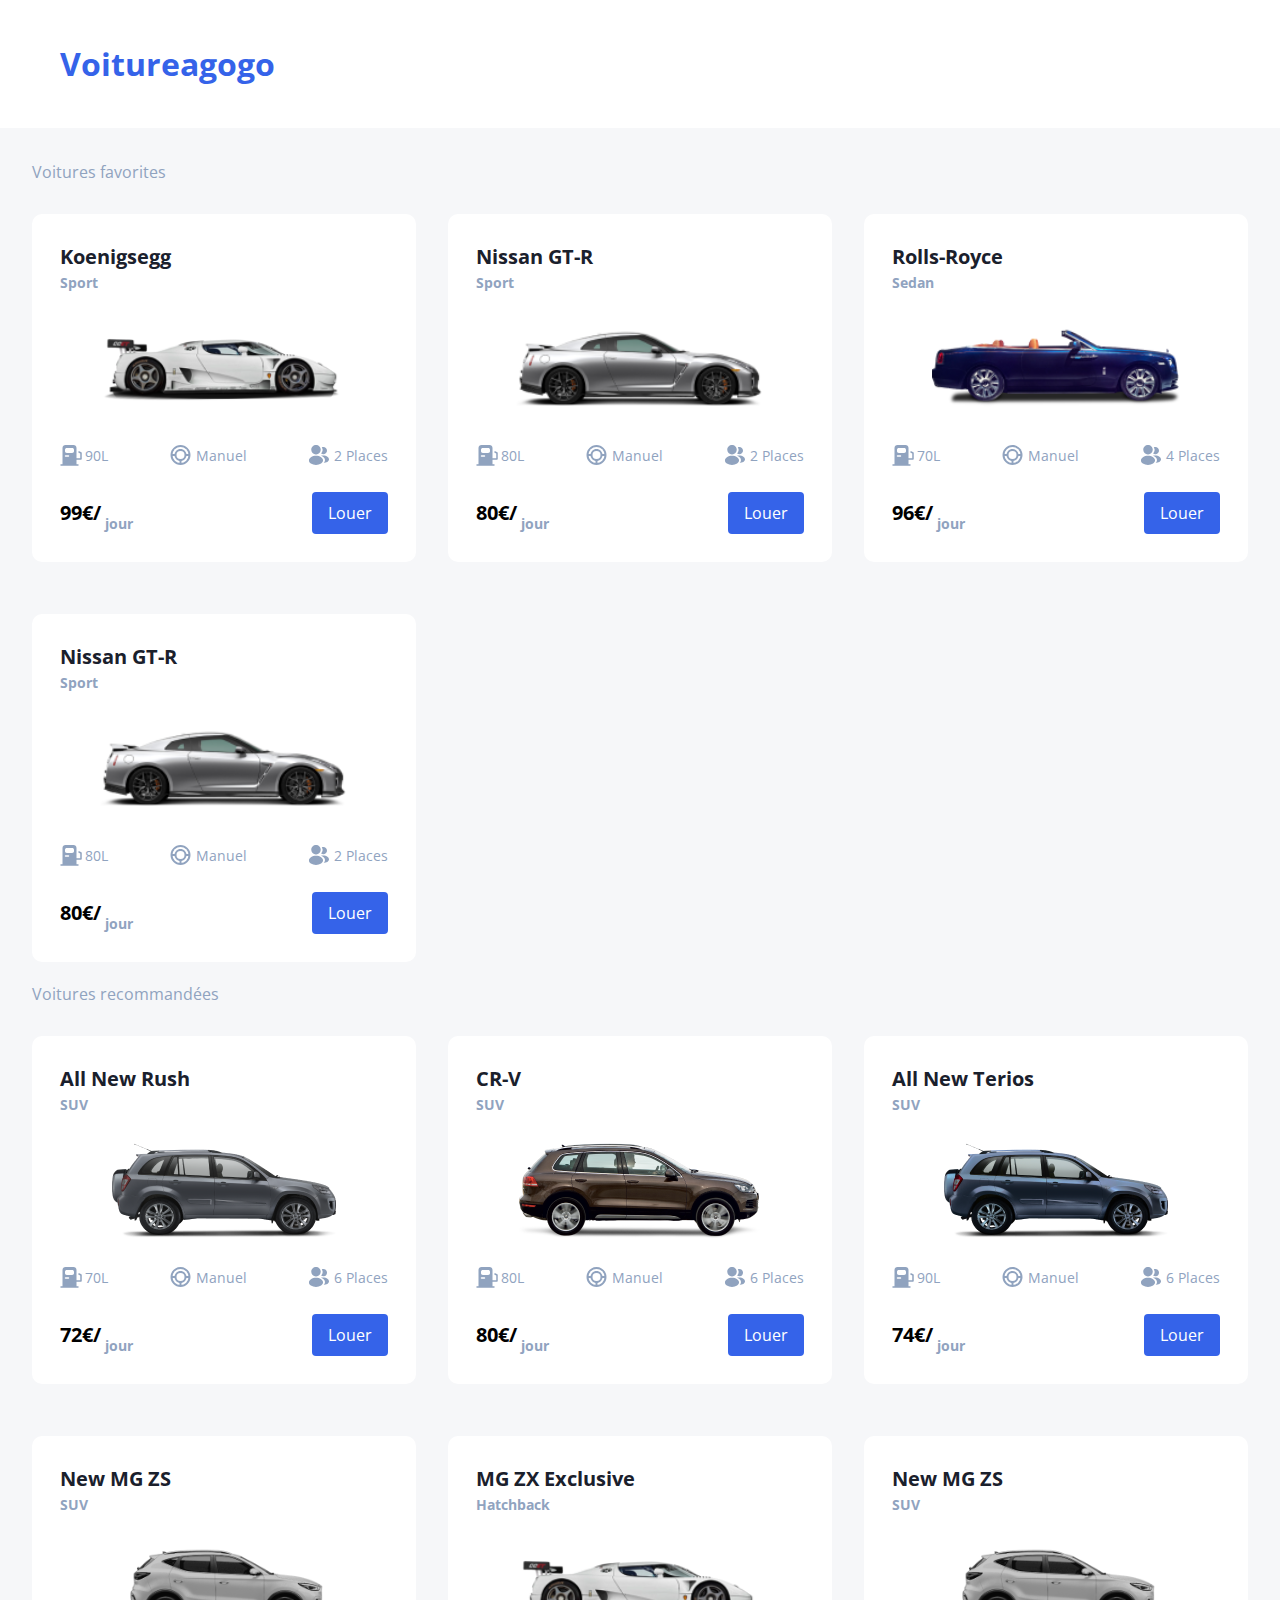
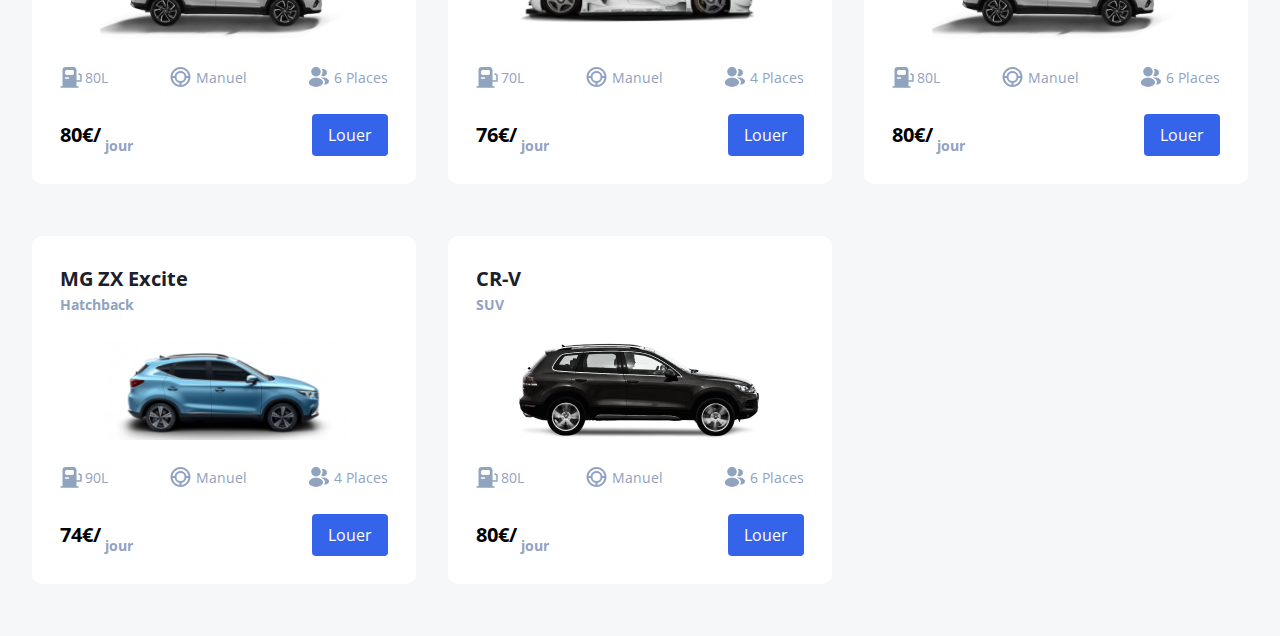
<file: index.html>
<!DOCTYPE html>
<html lang="fr">
<head>
    <meta charset="UTF-8">
    <meta http-equiv="X-UA-Compatible" content="IE=edge">
    <meta name="viewport" content="width=device-width, initial-scale=1.0">
    <link rel="preconnect" href="https://fonts.googleapis.com">
    <link rel="preconnect" href="https://fonts.gstatic.com" crossorigin>
    <link href="https://fonts.googleapis.com/css2?family=Open+Sans:wght@300;400;500;600;700&display=swap" rel="stylesheet">
    <link rel="stylesheet" href="styles/style.css">
    <link rel="stylesheet" href="styles/index.css">
    <title>Voitureagogo - Acceuil</title>
</head>
<body>
    <header>
        <span><a href="index.html">Voitureagogo</a></span>
    </header>
    <div class="main-content">
        <div class="category">Voitures favorites</div>
        <div class="cards">
            <div class="card">
                <div class="title_container">
                    <span class="title">Koenigsegg</span>
                    <span class="subtitle">Sport</span>
                </div>
                <div class="card_body">
                    <img src="assets/car_koenigsegg.svg" alt="car_koenigsegg" class="car">
                    <div class="desc">
                        <div class="desc_container fuel">
                            <img src="assets/icon_fuelpomp.svg" alt="icon_fuelpomp">
                            <span class="desc_text consumption">90L</span>    
                        </div>
                        <div class="desc_container transmission">
                            <img src="assets/icon_transmission.svg" alt="icon_transmission">
                            <span class="desc_text transmission_type">Manuel</span>
                        </div>
                        <div class="desc_container places">
                            <img src="assets/icon_places.svg" alt="icon_places">
                            <span class="desc_text places_number">2 Places</span>
                        </div>
                    </div>
                </div>
                <div class="footer">
                    <div class="price_container">
                        <span class="price">99€/</span>
                        <div class="day">jour</div>
                    </div>
                    <a href="location.html">Louer</a>
                </div>
            </div>
            <div class="card">
                <div class="title_container">
                    <span class="title">Nissan GT-R</span>
                    <span class="subtitle">Sport</span>
                </div>
                <div class="card_body">
                    <img src="assets/car_nissangtr.svg" alt="car_nissangtr" class="car">
                    <div class="desc">
                        <div class="desc_container fuel">
                            <img src="assets/icon_fuelpomp.svg" alt="icon_fuelpomp">
                            <span class="desc_text consumption">80L</span>    
                        </div>
                        <div class="desc_container transmission">
                            <img src="assets/icon_transmission.svg" alt="icon_transmission">
                            <span class="desc_text transmission_type">Manuel</span>
                        </div>
                        <div class="desc_container places">
                            <img src="assets/icon_places.svg" alt="icon_places">
                            <span class="desc_text places_number">2 Places</span>
                        </div>
                    </div>
                </div>
                <div class="footer">
                    <div class="price_container">
                        <span class="price">80€/</span>
                        <div class="day">jour</div>
                    </div>
                    <a href="location.html">Louer</a>
                </div>
            </div>
            <div class="card">
                <div class="title_container">
                    <span class="title">Rolls-Royce</span>
                    <span class="subtitle">Sedan</span>
                </div>
                <div class="card_body">
                    <img src="assets/car_rollsroyce.svg" alt="car_rollsroyce" class="car">
                    <div class="desc">
                        <div class="desc_container fuel">
                            <img src="assets/icon_fuelpomp.svg" alt="icon_fuelpomp">
                            <span class="desc_text consumption">70L</span>    
                        </div>
                        <div class="desc_container transmission">
                            <img src="assets/icon_transmission.svg" alt="icon_transmission">
                            <span class="desc_text transmission_type">Manuel</span>
                        </div>
                        <div class="desc_container places">
                            <img src="assets/icon_places.svg" alt="icon_places">
                            <span class="desc_text places_number">4 Places</span>
                        </div>
                    </div>
                </div>
                <div class="footer">
                    <div class="price_container">
                        <span class="price">96€/</span>
                        <div class="day">jour</div>
                    </div>
                    <a href="location.html">Louer</a>
                </div>
            </div>
            <div class="card">
                <div class="title_container">
                    <span class="title">Nissan GT-R</span>
                    <span class="subtitle">Sport</span>
                </div>
                <div class="card_body">
                    <img src="assets/car_nissangtr.svg" alt="car_nissangtr" class="car">
                    <div class="desc">
                        <div class="desc_container fuel">
                            <img src="assets/icon_fuelpomp.svg" alt="icon_fuelpomp">
                            <span class="desc_text consumption">80L</span>    
                        </div>
                        <div class="desc_container transmission">
                            <img src="assets/icon_transmission.svg" alt="icon_transmission">
                            <span class="desc_text transmission_type">Manuel</span>
                        </div>
                        <div class="desc_container places">
                            <img src="assets/icon_places.svg" alt="icon_places">
                            <span class="desc_text places_number">2 Places</span>
                        </div>
                    </div>
                </div>
                <div class="footer">
                    <div class="price_container">
                        <span class="price">80€/</span>
                        <div class="day">jour</div>
                    </div>
                    <a href="location.html">Louer</a>
                </div>
            </div>
        </div>
        <div class="category">Voitures recommandées</div>
        <div class="cards">
            <div class="card">
                <div class="title_container">
                    <span class="title">All New Rush</span>
                    <span class="subtitle">SUV</span>
                </div>
                <div class="card_body">
                    <img src="assets/car_rush.svg" alt="car_rush" class="car">
                    <div class="desc">
                        <div class="desc_container fuel">
                            <img src="assets/icon_fuelpomp.svg" alt="icon_fuelpomp">
                            <span class="desc_text consumption">70L</span>    
                        </div>
                        <div class="desc_container transmission">
                            <img src="assets/icon_transmission.svg" alt="icon_transmission">
                            <span class="desc_text transmission_type">Manuel</span>
                        </div>
                        <div class="desc_container places">
                            <img src="assets/icon_places.svg" alt="icon_places">
                            <span class="desc_text places_number">6 Places</span>
                        </div>
                    </div>
                </div>
                <div class="footer">
                    <div class="price_container">
                        <span class="price">72€/</span>
                        <div class="day">jour</div>
                    </div>
                    <a href="location.html">Louer</a>
                </div>
            </div>
            <div class="card">
                <div class="title_container">
                    <span class="title">CR-V</span>
                    <span class="subtitle">SUV</span>
                </div>
                <div class="card_body">
                    <img src="assets/car_crv.svg" alt="car_crv" class="car">
                    <div class="desc">
                        <div class="desc_container fuel">
                            <img src="assets/icon_fuelpomp.svg" alt="icon_fuelpomp">
                            <span class="desc_text consumption">80L</span>    
                        </div>
                        <div class="desc_container transmission">
                            <img src="assets/icon_transmission.svg" alt="icon_transmission">
                            <span class="desc_text transmission_type">Manuel</span>
                        </div>
                        <div class="desc_container places">
                            <img src="assets/icon_places.svg" alt="icon_places">
                            <span class="desc_text places_number">6 Places</span>
                        </div>
                    </div>
                </div>
                <div class="footer">
                    <div class="price_container">
                        <span class="price">80€/</span>
                        <div class="day">jour</div>
                    </div>
                    <a href="location.html">Louer</a>
                </div>
            </div>
            <div class="card">
                <div class="title_container">
                    <span class="title">All New Terios</span>
                    <span class="subtitle">SUV</span>
                </div>
                <div class="card_body">
                    <img src="assets/car_terios.svg" alt="car_terios" class="car">
                    <div class="desc">
                        <div class="desc_container fuel">
                            <img src="assets/icon_fuelpomp.svg" alt="icon_fuelpomp">
                            <span class="desc_text consumption">90L</span>    
                        </div>
                        <div class="desc_container transmission">
                            <img src="assets/icon_transmission.svg" alt="icon_transmission">
                            <span class="desc_text transmission_type">Manuel</span>
                        </div>
                        <div class="desc_container places">
                            <img src="assets/icon_places.svg" alt="icon_places">
                            <span class="desc_text places_number">6 Places</span>
                        </div>
                    </div>
                </div>
                <div class="footer">
                    <div class="price_container">
                        <span class="price">74€/</span>
                        <div class="day">jour</div>
                    </div>
                    <a href="location.html">Louer</a>
                </div>
            </div>
            <div class="card">
                <div class="title_container">
                    <span class="title">New MG ZS</span>
                    <span class="subtitle">SUV</span>
                </div>
                <div class="card_body">
                    <img src="assets/car_mgzs.svg" alt="car_mgzs" class="car">
                    <div class="desc">
                        <div class="desc_container fuel">
                            <img src="assets/icon_fuelpomp.svg" alt="icon_fuelpomp">
                            <span class="desc_text consumption">80L</span>    
                        </div>
                        <div class="desc_container transmission">
                            <img src="assets/icon_transmission.svg" alt="icon_transmission">
                            <span class="desc_text transmission_type">Manuel</span>
                        </div>
                        <div class="desc_container places">
                            <img src="assets/icon_places.svg" alt="icon_places">
                            <span class="desc_text places_number">6 Places</span>
                        </div>
                    </div>
                </div>
                <div class="footer">
                    <div class="price_container">
                        <span class="price">80€/</span>
                        <div class="day">jour</div>
                    </div>
                    <a href="location.html">Louer</a>
                </div>
            </div>
            <div class="card">
                <div class="title_container">
                    <span class="title">MG ZX Exclusive</span>
                    <span class="subtitle">Hatchback</span>
                </div>
                <div class="card_body">
                    <img src="assets/car_mgzxexclusive.svg" alt="car_mgzxexclusive" class="car">
                    <div class="desc">
                        <div class="desc_container fuel">
                            <img src="assets/icon_fuelpomp.svg" alt="icon_fuelpomp">
                            <span class="desc_text consumption">70L</span>    
                        </div>
                        <div class="desc_container transmission">
                            <img src="assets/icon_transmission.svg" alt="icon_transmission">
                            <span class="desc_text transmission_type">Manuel</span>
                        </div>
                        <div class="desc_container places">
                            <img src="assets/icon_places.svg" alt="icon_places">
                            <span class="desc_text places_number">4 Places</span>
                        </div>
                    </div>
                </div>
                <div class="footer">
                    <div class="price_container">
                        <span class="price">76€/</span>
                        <div class="day">jour</div>
                    </div>
                    <a href="location.html">Louer</a>
                </div>
            </div>
            <div class="card">
                <div class="title_container">
                    <span class="title">New MG ZS</span>
                    <span class="subtitle">SUV</span>
                </div>
                <div class="card_body">
                    <img src="assets/car_mgzs.svg" alt="car_mgzs" class="car">
                    <div class="desc">
                        <div class="desc_container fuel">
                            <img src="assets/icon_fuelpomp.svg" alt="icon_fuelpomp">
                            <span class="desc_text consumption">80L</span>    
                        </div>
                        <div class="desc_container transmission">
                            <img src="assets/icon_transmission.svg" alt="icon_transmission">
                            <span class="desc_text transmission_type">Manuel</span>
                        </div>
                        <div class="desc_container places">
                            <img src="assets/icon_places.svg" alt="icon_places">
                            <span class="desc_text places_number">6 Places</span>
                        </div>
                    </div>
                </div>
                <div class="footer">
                    <div class="price_container">
                        <span class="price">80€/</span>
                        <div class="day">jour</div>
                    </div>
                    <a href="location.html">Louer</a>
                </div>
            </div>
            <div class="card">
                <div class="title_container">
                    <span class="title">MG ZX Excite</span>
                    <span class="subtitle">Hatchback</span>
                </div>
                <div class="card_body">
                    <img src="assets/car_mgzxexcit.svg" alt="car_mgzsexcit" class="car">
                    <div class="desc">
                        <div class="desc_container fuel">
                            <img src="assets/icon_fuelpomp.svg" alt="icon_fuelpomp">
                            <span class="desc_text consumption">90L</span>    
                        </div>
                        <div class="desc_container transmission">
                            <img src="assets/icon_transmission.svg" alt="icon_transmission">
                            <span class="desc_text transmission_type">Manuel</span>
                        </div>
                        <div class="desc_container places">
                            <img src="assets/icon_places.svg" alt="icon_places">
                            <span class="desc_text places_number">4 Places</span>
                        </div>
                    </div>
                </div>
                <div class="footer">
                    <div class="price_container">
                        <span class="price">74€/</span>
                        <div class="day">jour</div>
                    </div>
                    <a href="location.html">Louer</a>
                </div>
            </div>
            <div class="card">
                <div class="title_container">
                    <span class="title">CR-V</span>
                    <span class="subtitle">SUV</span>
                </div>
                <div class="card_body">
                    <img src="assets/car_crvblack.svg" alt="car_crvblack" class="car">
                    <div class="desc">
                        <div class="desc_container fuel">
                            <img src="assets/icon_fuelpomp.svg" alt="icon_fuelpomp">
                            <span class="desc_text consumption">80L</span>    
                        </div>
                        <div class="desc_container transmission">
                            <img src="assets/icon_transmission.svg" alt="icon_transmission">
                            <span class="desc_text transmission_type">Manuel</span>
                        </div>
                        <div class="desc_container places">
                            <img src="assets/icon_places.svg" alt="icon_places">
                            <span class="desc_text places_number">6 Places</span>
                        </div>
                    </div>
                </div>
                <div class="footer">
                    <div class="price_container">
                        <span class="price">80€/</span>
                        <div class="day">jour</div>
                    </div>
                    <a href="location.html">Louer</a>
                </div>
            </div>
        </div>
    </div>
</body>
</html>
</file>
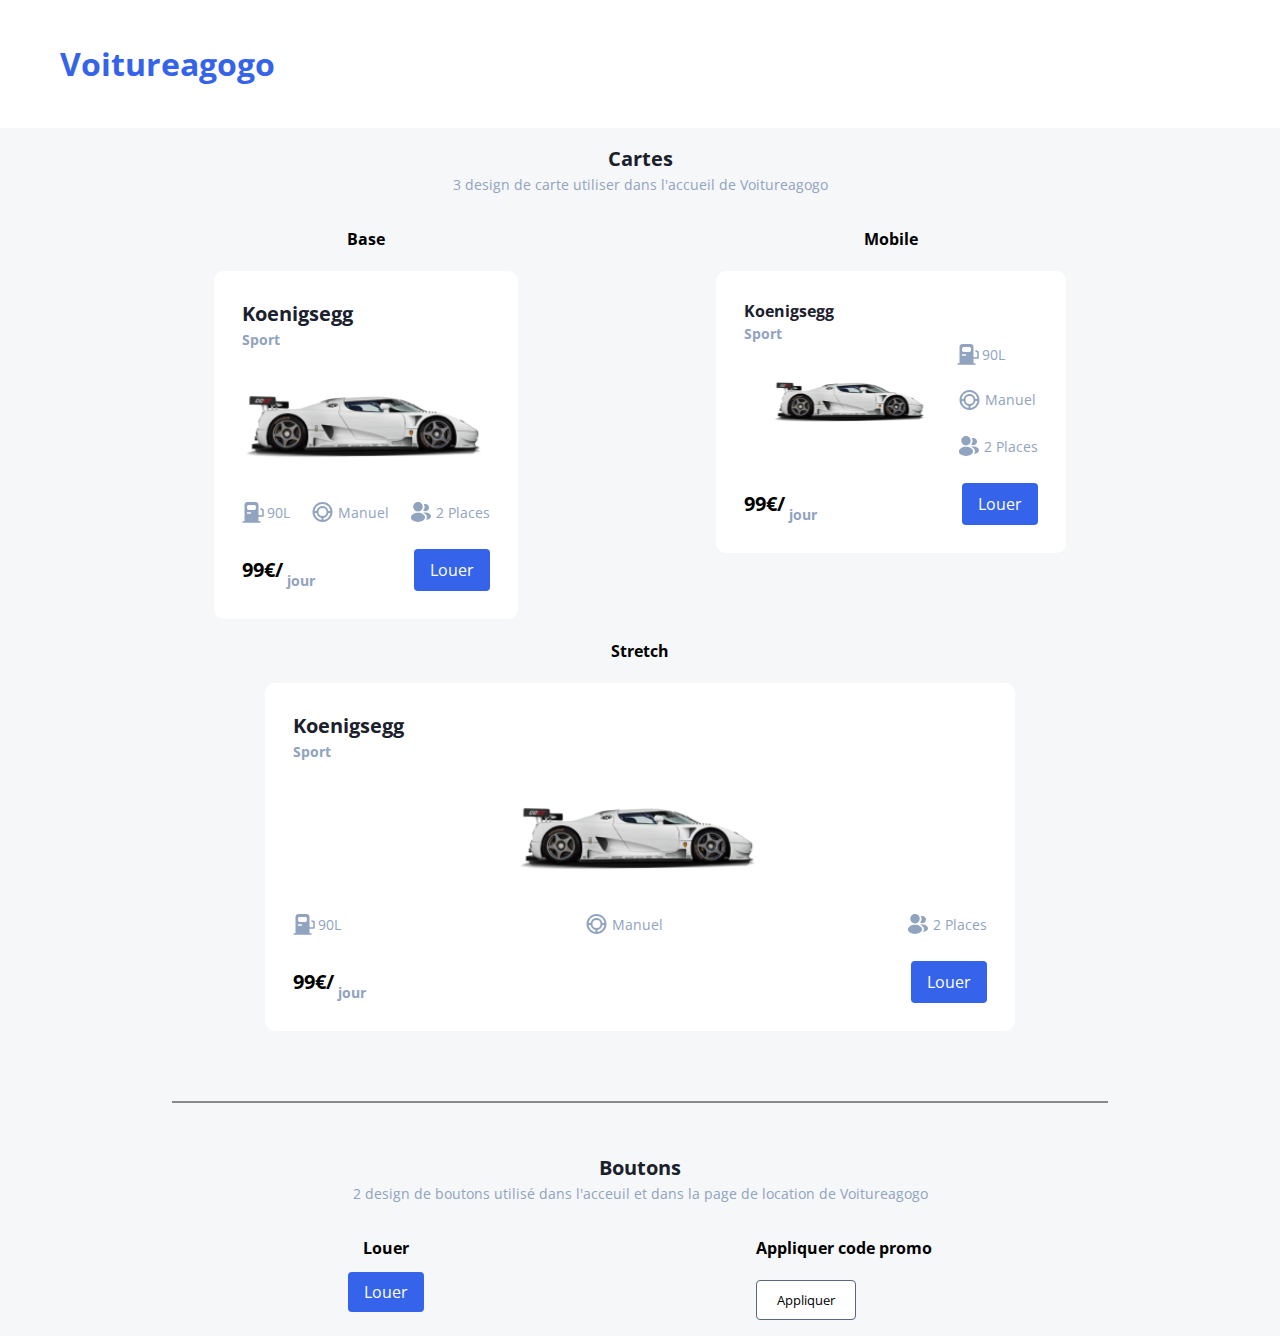
<file: composants.html>
<!DOCTYPE html>
<html lang="en">
<head>
    <meta charset="UTF-8">
    <meta http-equiv="X-UA-Compatible" content="IE=edge">
    <meta name="viewport" content="width=device-width, initial-scale=1.0">
    <link rel="preconnect" href="https://fonts.googleapis.com">
    <link rel="preconnect" href="https://fonts.gstatic.com" crossorigin>
    <link href="https://fonts.googleapis.com/css2?family=Open+Sans:wght@300;400;500;600;700&display=swap" rel="stylesheet">
    <link rel="stylesheet" href="styles/style.css">
    <link rel="stylesheet" href="styles/composants.css">
    <title>Voitureagogo - Composants</title>
</head>
<body>
    <header>
        <span><a href="index.html">Voitureagogo</a></span>
    </header>
    <div class="main-content">
        <div class="composants">
            <div class="comps_title_container">
                <div class="title font-700">Cartes</div>
                <div class="subtitle font-400">3 design de carte utiliser dans l'accueil de Voitureagogo</div>
            </div>
            <div class="content">
                <div class="composant">
                    <div class="comp_title font-700">Base</div>
                    <div class="card">
                        <div class="title_container">
                            <span class="title">Koenigsegg</span>
                            <span class="subtitle">Sport</span>
                        </div>
                        <div class="card_body">
                            <img src="assets/car_koenigsegg.svg" alt="car_koenigsegg" class="car">
                            <div class="desc">
                                <div class="desc_container fuel">
                                    <img src="assets/icon_fuelpomp.svg" alt="icon_fuelpomp">
                                    <span class="desc_text consumption">90L</span>    
                                </div>
                                <div class="desc_container transmission">
                                    <img src="assets/icon_transmission.svg" alt="icon_transmission">
                                    <span class="desc_text transmission_type">Manuel</span>
                                </div>
                                <div class="desc_container places">
                                    <img src="assets/icon_places.svg" alt="icon_places">
                                    <span class="desc_text places_number">2 Places</span>
                                </div>
                            </div>
                        </div>
                        <div class="footer">
                            <div class="price_container">
                                <span class="price">99€/</span>
                                <div class="day">jour</div>
                            </div>
                            <a href="#" onClick="alert('Renvois vers Location.html')">Louer</a>
                        </div>
                    </div>
                </div>
                <div class="composant">
                    <div class="comp_title font-700">Mobile</div>
                    <div class="card card_mobile">
                        <div class="title_container">
                            <span class="title">Koenigsegg</span>
                            <span class="subtitle">Sport</span>
                        </div>
                        <div class="card_body">
                            <img src="assets/car_koenigsegg.svg" alt="car_koenigsegg" class="car">
                            <div class="desc">
                                <div class="desc_container fuel">
                                    <img src="assets/icon_fuelpomp.svg" alt="icon_fuelpomp">
                                    <span class="desc_text consumption">90L</span>    
                                </div>
                                <div class="desc_container transmission">
                                    <img src="assets/icon_transmission.svg" alt="icon_transmission">
                                    <span class="desc_text transmission_type">Manuel</span>
                                </div>
                                <div class="desc_container places">
                                    <img src="assets/icon_places.svg" alt="icon_places">
                                    <span class="desc_text places_number">2 Places</span>
                                </div>
                            </div>
                        </div>
                        <div class="footer">
                            <div class="price_container">
                                <span class="price">99€/</span>
                                <div class="day">jour</div>
                            </div>
                            <a href="#" onClick="alert('Renvois vers Location.html')">Louer</a>
                        </div>
                    </div>
                </div>
                <div class="composant">
                    <div class="comp_title font-700">Stretch</div>
                    <div class="card card_stretch">
                        <div class="title_container">
                            <span class="title">Koenigsegg</span>
                            <span class="subtitle">Sport</span>
                        </div>
                        <div class="card_body">
                            <img src="assets/car_koenigsegg.svg" alt="car_koenigsegg" class="car">
                            <div class="desc">
                                <div class="desc_container fuel">
                                    <img src="assets/icon_fuelpomp.svg" alt="icon_fuelpomp">
                                    <span class="desc_text consumption">90L</span>    
                                </div>
                                <div class="desc_container transmission">
                                    <img src="assets/icon_transmission.svg" alt="icon_transmission">
                                    <span class="desc_text transmission_type">Manuel</span>
                                </div>
                                <div class="desc_container places">
                                    <img src="assets/icon_places.svg" alt="icon_places">
                                    <span class="desc_text places_number">2 Places</span>
                                </div>
                            </div>
                        </div>
                        <div class="footer">
                            <div class="price_container">
                                <span class="price">99€/</span>
                                <div class="day">jour</div>
                            </div>
                            <a href="#" onClick="alert('Renvois vers Location.html')">Louer</a>
                        </div>
                    </div>
                </div>
            </div>
        </div>
        <div class="comps_separation"></div>
        <div class="composants">
            <div class="comps_title_container">
                <div class="title font-700">Boutons</div>
                <div class="subtitle font-400">2 design de boutons utilisé dans l'acceuil et dans la page de location de Voitureagogo</div>
            </div>
            <div class="content">
                <div class="composant">
                    <div class="comp_title font-700">Louer</div>
                    <div class="loc_btn"> 
                        <a href="#" onClick="alert('Renvois vers Location.html')">Louer</a>
                    </div>
                </div>
                <div class="composant">
                    <div class="comp_title font-700">Appliquer code promo</div>
                    <div class="apl_btn">
                        <input type="button" value="Appliquer" onClick="alert('Code promo appliquer !')">
                    </div>
                </div>
            </div>
        </div>
    </div>
</body>
</html>
</file>
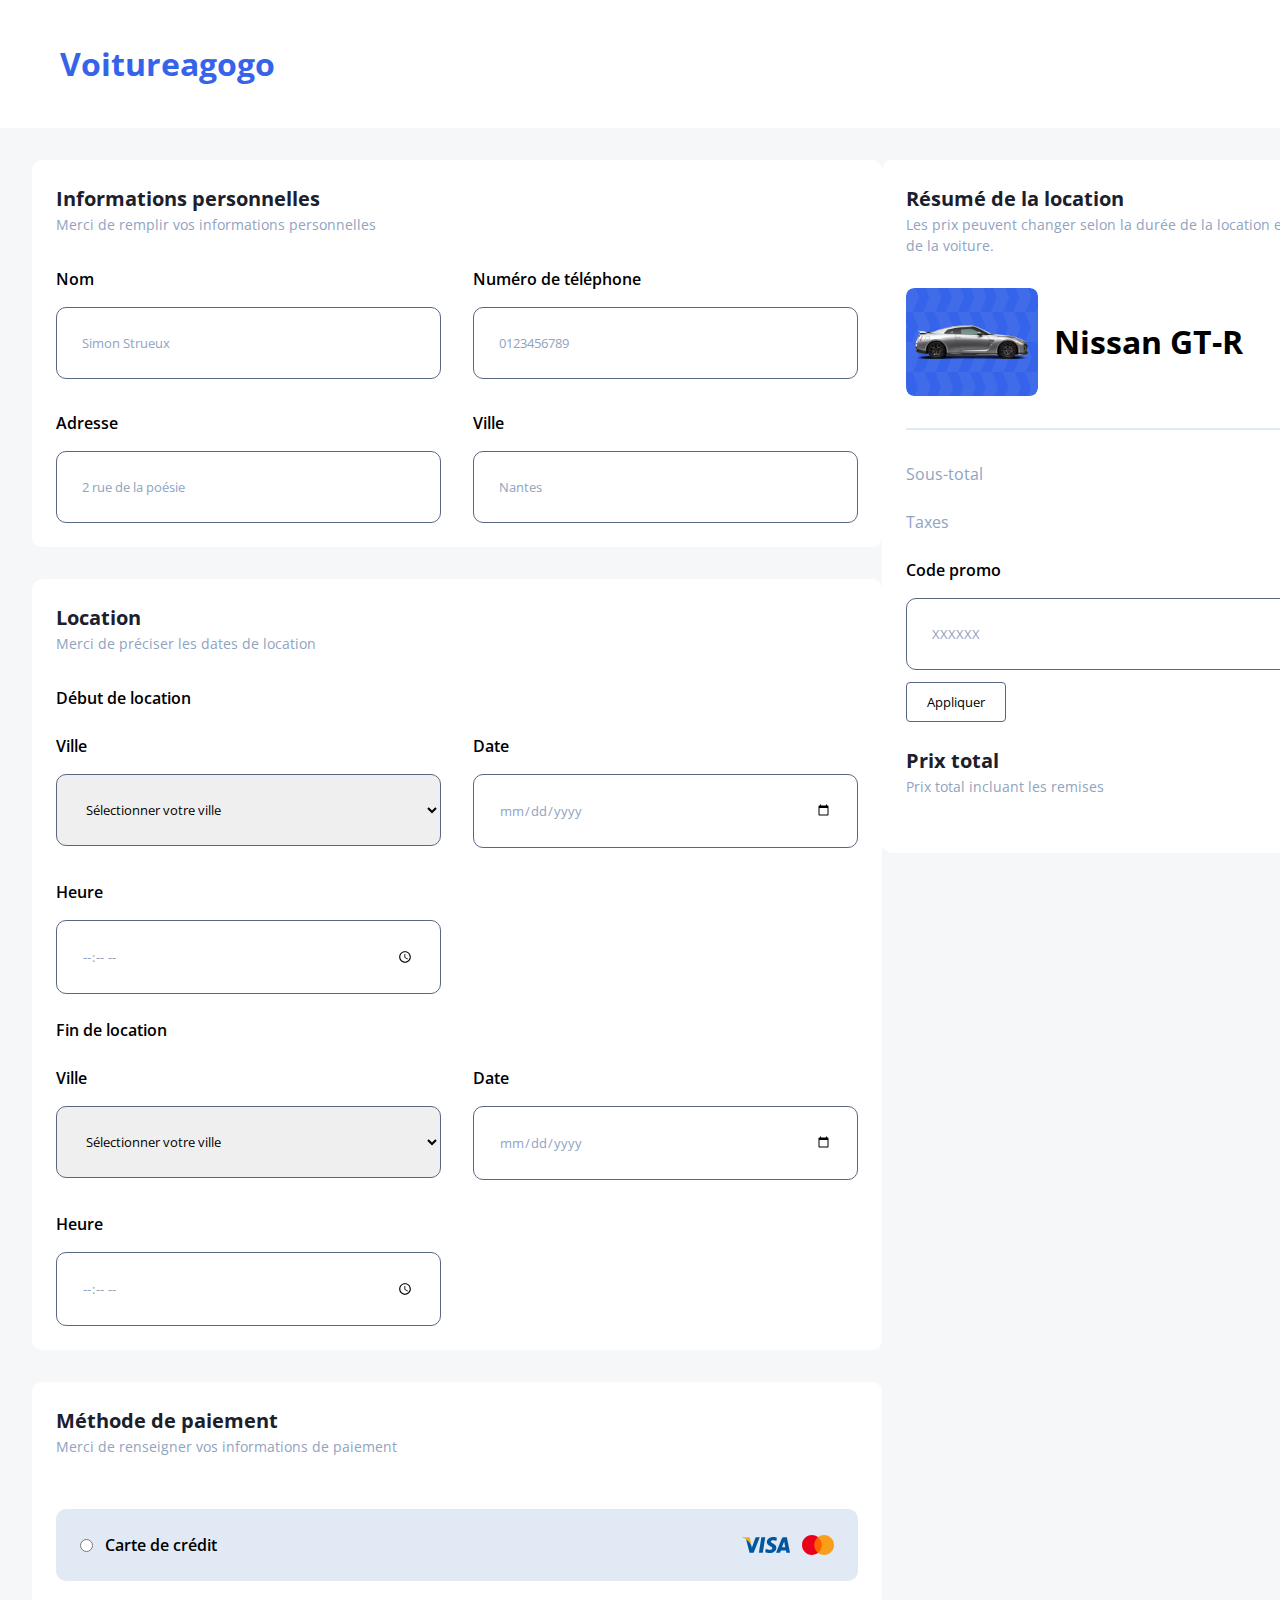
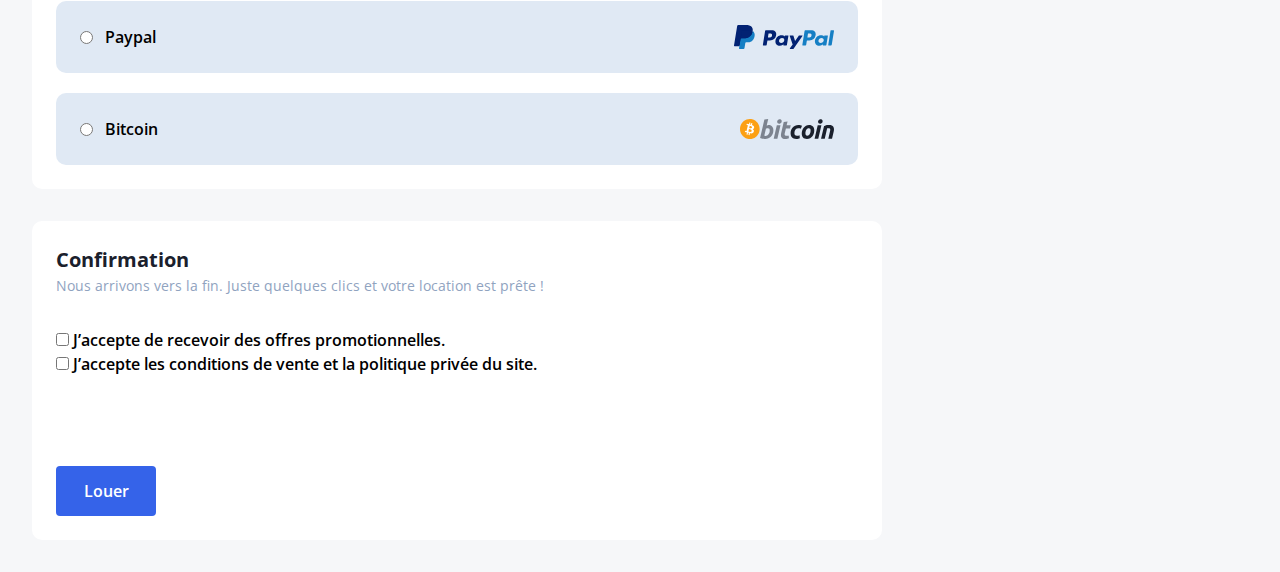
<file: location.html>
<!DOCTYPE html>
<html lang="fr">
<head>
    <meta charset="UTF-8">
    <meta http-equiv="X-UA-Compatible" content="IE=edge">
    <meta name="viewport" content="width=device-width, initial-scale=1.0">
    <link rel="preconnect" href="https://fonts.googleapis.com">
    <link rel="preconnect" href="https://fonts.gstatic.com" crossorigin>
    <link href="https://fonts.googleapis.com/css2?family=Open+Sans:wght@300;400;500;600;700&display=swap" rel="stylesheet">
    <link rel="stylesheet" href="styles/style.css">
    <link rel="stylesheet" href="styles/location.css">
    <title>Voitureagogo - location</title>
</head>
<body>
    <header>
        <span><a href="index.html">Voitureagogo</a></span>
    </header>
    <form action="form/location" method="post">
        <div class="main-body">
            <div class="container perso">
                <div class="title-container">
                    <div class="title font-700">Informations personnelles</div>
                    <div class="subtitle font-400">Merci de remplir vos informations personnelles</div>
                </div>
                <div class="questions">
                    <label class="font-600">
                        <span>Nom</span>
                        <input type="text" name="nom" class="champ" placeholder="Simon Strueux" required>
                    </label>
                    <label class="font-600">
                        <span>Numéro de téléphone</span>
                        <input type="tel" name="tel" class="champ" placeholder="0123456789" required>
                    </label>
                    <label class="font-600">
                        <span>Adresse</span>
                        <input type="text" name="adr" class="champ" placeholder="2 rue de la poésie" required>
                    </label>
                    <label class="font-600">
                        <span>Ville</span>
                        <input type="text" name="Ville  " class="champ" placeholder="Nantes" required>
                    </label>
                </div>
            </div>
            <div class="container loc">
                <div class="title-container">
                    <div class="title font-700">Location</div>
                    <div class="subtitle font-400">Merci de préciser les dates de location</div>
                </div>
                <div class="intervalle font-600">Début de location</div>
                <div class="questions">
                    <label class="font-600">
                        <span>Ville</span>
                        <select class="champ" required>
                            <option selected disabled>Sélectionner votre ville</option>
                            <option>Paris</option>
                            <option>Nantes</option>
                            <option>Bordeaux</option>
                            <option>Marseille</option>
                        </select>
                    </label>
                    <label class="font-600">
                        <span>Date</span>
                        <input type="date" name="date" class="champ" required>
                    </label>
                    <label class="font-600">
                        <span>Heure</span>
                        <input type="time" name="hour" class="champ" required>
                    </label>
                </div>
                <div class="intervalle font-600">Fin de location</div>
                <div class="questions">
                    <label class="font-600">
                        <span>Ville</span>
                        <select class="champ" required>
                            <option selected disabled>Sélectionner votre ville</option>
                            <option>Paris</option>
                            <option>Nantes</option>
                            <option>Bordeaux</option>
                            <option>Marseille</option>
                        </select>
                    </label>
                    <label class="font-600">
                        <span>Date</span>
                        <input type="date" name="date" class="champ" required>
                    </label>
                    <label class="font-600">
                        <span>Heure</span>
                        <input type="time" name="hour" class="champ" required>
                    </label>
                </div>
            </div>
            <div class="container pay">
                <div class="title-container">
                    <div class="title font-700">Méthode de paiement</div>
                    <div class="subtitle font-400">Merci de renseigner vos informations de paiement</div>
                </div>
                <div class="methode font-600">
                    <input type="radio" id="radio-cb" name="radio" class="radio" required>
                    <label for="radio-cb" class="radiolabel">
                        Carte de crédit
                    </label>
                    <img src="./assets/icon_visa.svg" alt="visa" class="logo">
                    <div class="questions">
                        <label>
                            Numéro de carte
                            <input type="number" name="code" class="champ" placeholder="1234 5678 1234 5678" max="9999999999999999" required>
                        </label>
                        <label>
                            Date d'expiration
                            <input type="number" name="expiration" class="champ" max="1299" placeholder="--/--" required>
                        </label>
                        <label>
                            Nom sur la carte
                            <input type="text" name="nom_sur_cb" class="champ" placeholder="Simon Strueux" required>
                        </label>
                        <label>
                            CCV
                            <input type="number" name="ccv" class="champ" placeholder="123" min="001" max="999" required>
                        </label>
                    </div>
                </div>
                <div class="methode font-600">
                    <input type="radio" id="radio-pp" name="radio" class="radio">
                    <label for="radio-pp" class="radiolabel">
                        Paypal
                    </label>
                    <img src="./assets/icon_paypal.svg" alt="paypal" class="logo">
                </div>
                <div class="methode font-600">
                    <input type="radio" id="radio-btc" name="radio" class="radio">
                    <label for="radio-btc" class="radiolabel">
                        Bitcoin
                    </label>
                    <img src="./assets/icon_bitcoin.svg" alt="bitcoin" class="logo">
                </div>
            </div>
            <div class="container confirm">
                <div class="title-container">
                    <div class="title font-700">Confirmation</div>
                    <div class="subtitle font-400">Nous arrivons vers la fin. Juste quelques clics et votre location est prête !</div>
                </div>
                <div class="confirm-container">
                    <label class="confirm-check font-600">
                        <input type="checkbox" name="pub">
                        <span>J’accepte de recevoir des offres promotionnelles.</span>
                    </label>
                    <label class="confirm-check font-600">
                        <input type="checkbox" name="rules" required>
                        <span>J’accepte les conditions de vente et la politique privée du site.</span>
                    </label>
                    <input type="submit" name="submit" class="font-600" value="Louer">
                </div>
            </div>
        </div>
        <div class="final-body">
            <div class="container final">
                <div class="title-container">
                    <div class="title font-700">Résumé de la location</div>
                    <div class="subtitle font-400">Les prix peuvent changer selon la durée de la location et le prix de la voiture.</div>
                </div>
                <div class="final-car font-700">
                    <img src="./assets/resume_gtr.svg" alt="nissan_gtr">
                    <span>Nissan GT-R</span>
                </div>
                <div class="separation"></div>
                <div class="final-container-price">
                    <div class="price-type font-400">Sous-total</div>
                    <div class="total-price font-600">80€</div>
                </div>
                <div class="final-container-price">
                    <div class="price-type font-400">Taxes</div>
                    <div class="total-price font-600">0€</div>
                </div>
                <div class="final-promo font-600">
                    <label>
                        <span>Code promo</span>
                        <input type="text" name="promocode" class="champ" maxlength="6" placeholder="XXXXXX">
                    </label>
                    <input type="button" value="Appliquer" onClick="alert('Code promo appliquer !')">
                </div>
                <div class="final-price font-700">
                    <div class="title-container">
                        <div class="title font-700">Prix total</div>
                        <div class="subtitle font-400">Prix total incluant les remises</div>
                    </div>
                    <span>80€</span>
                </div>
            </div>
        </div>
    </form>
</body>
</html>
</file>
<file: styles/style.css>
* {
    box-sizing: border-box;
    padding: 0;
    margin: 0;
    font-family: 'Open Sans';
    font-style: normal;
    line-height: 150%;
}

.font-700 {
    font-weight: 700;
}

.font-600 {
    font-weight: 600;
}

.font-500 {
    font-weight: 500;
}

.font-400 {
    font-weight: 400;
}

body {
    background: #F6F7F9;
}

header {
    background: white;
    padding: 40px 0px;
    font-size: 32px;
    font-weight: 700;
}

header a {
    margin-left: 60px;
    text-decoration: none;
    color: #3563E9;
}

@media (max-width: 800px) {
    header a {
        margin: 0;
    }
}
</file>
<file: styles/index.css>
.main-content {
    padding: 32px;
}

.category {
    margin-bottom: 30px;
    color: #90A3BF;
} 

.cards {
    display: grid;
    grid-template-columns: repeat(auto-fit, minmax(300px, 1fr));
    gap: 32px;  
}

.card {
    min-width: 300px;
    padding: 28px;
    border-radius: 10px;
    background: #FFFFFF;
    margin-bottom: 20px;
}

.card .title_container {
    display: flex;
    flex-direction: column;
}

.card .title {
    color: #1A202C;
    font-weight: 700;
    font-size: 20px;
}

.card .subtitle {
    color: #90A3BF;
    font-weight: 700;
    font-size: 14px;
}

.card .car {
    display: block;
    margin: 25px auto;
}

.card .desc {
    display: flex;
    flex-direction: row;
    justify-content: space-between;
}

.card .desc_container {
    display: flex;
    flex-direction: row;
    align-items: center;
    gap: 3px;
}

.card .desc_text {
    font-family: 'Open Sans';
    font-style: normal;
    font-weight: 400;
    font-size: 14px;
    line-height: 150%;
    color: #90A3BF;
}

.card .card_body {
    margin-bottom: 25px;
}

.card .footer {
    display: flex;
    justify-content: space-between;
}

.card .footer .price_container {
    display: flex;
    flex-direction: row;
    align-items: center;
    font-family: 'Open Sans';
    font-style: normal;
    font-weight: 700;
    line-height: 150%;
    gap: 4px;
}

.card .footer .price_container .price {
    font-size: 20px;
}

.card .footer .price_container .day {
    align-self: flex-end;
    font-size: 14px;
    color: #90A3BF;
}

.card .footer a {
    transition: all ease-in-out;
    text-decoration: none;
    background: #3563E9;
    padding: 9px 16px;
    color: white;
    border-radius: 4px;
}

.card .footer a:hover {
    background: #3563E980
}

.card .footer a:focus {
    background: #80808080;
}

@media (max-width: 800px) {
    .main-content {
        padding: 20px;
    }

    .card {
        width: 350px;
    }

    .card .title_container .title {
        font-size: 16px;
    }

    .card .title_container .subtitle {
        font-size: 14px;
    }
    
    .card .car {
        width: 160px;
        height: 64px;
    }

    .card_body {
        display: flex;
        justify-content: space-between;
    }
    .card .desc {
        display: flex;
        flex-flow: column nowrap;
    }
}
</file>
<file: styles/composants.css>
body {
    --placeholder-color: #90A3BF;
}

input[type="button"] {
    cursor: pointer;
}

.main-content {
    display: flex;
    flex-flow: column wrap;
    gap: 50px;
    padding: 16px;
}

.comps_separation {
    display: block;
    margin: 0 auto;
    width: 75%;
    height: 0;
    border: 1px solid #87898c;
}

.composants {
    display: flex;
    flex-flow: column wrap;
}

.composants .comps_title_container {
    display: block;
    margin: 0 auto 32px;
    text-align: center;   
}

.composants .comps_title_container .title {
    color: #1A202C;
    font-size: 20px;
}

.composants .comps_title_container .subtitle {
    color: var(--placeholder-color);
    font-size: 14px;
}

.composants .content {
    display: flex;
    flex-flow: row wrap;
    justify-content: space-evenly;
}

.composants .content .composant .comp_title {
    text-align: center;
    margin-bottom: 20px;
}

.card {
    min-width: 300px;
    padding: 28px;
    border-radius: 10px;
    background: #FFFFFF;
    margin-bottom: 20px;
}

.card .title_container {
    display: flex;
    flex-direction: column;
}

.card .title {
    color: #1A202C;
    font-family: 'Open Sans';
    font-style: normal;
    font-weight: 700;
    font-size: 20px;
    line-height: 150%;
}

.card .subtitle {
    color: #90A3BF;
    font-family: 'Open Sans';
    font-style: normal;
    font-weight: 700;
    font-size: 14px;
    line-height: 150%;
}

.card .car {
    display: block;
    margin: 25px auto;
}

.card .desc {
    display: flex;
    flex-direction: row;
    justify-content: space-between;
}

.card .desc_container {
    display: flex;
    flex-direction: row;
    align-items: center;
    gap: 3px;
}

.card .desc_text {
    font-family: 'Open Sans';
    font-style: normal;
    font-weight: 400;
    font-size: 14px;
    line-height: 150%;
    color: #90A3BF;
}

.card .card_body {
    margin-bottom: 25px;
}

.card .footer {
    display: flex;
    justify-content: space-between;
}

.card .footer .price_container {
    display: flex;
    flex-direction: row;
    align-items: center;
    font-family: 'Open Sans';
    font-style: normal;
    font-weight: 700;
    line-height: 150%;
    gap: 4px;
}

.card .footer .price_container .price {
    font-size: 20px;
}

.card .footer .price_container .day {
    align-self: flex-end;
    font-size: 14px;
    color: #90A3BF;
}

.card .footer a {
    transition: all ease-in-out;
    text-decoration: none;
    background: #3563E9;
    padding: 9px 16px;
    color: white;
    border-radius: 4px;
}

.card .footer a:hover {
    background: #3563E980
}

.card .footer a:focus {
    background: #80808080;
}

.card_mobile {
    width: 350px;
}

.card_mobile .title_container .title {
    font-size: 16px;
}

.card_mobile .title_container .subtitle {
    font-size: 14px;
}

.card_mobile .car {
    width: 160px;
    height: 64px;
}

.card_mobile .card_body {
    display: flex;
    justify-content: space-between;
}

.card_mobile .desc {
    display: flex;
    flex-flow: column nowrap;
}

.card_stretch {
    width: 750px;
}

.composants .content .composant .loc_btn a {
    transition: all ease-in-out;
    text-decoration: none;
    background: #3563E9;
    padding: 9px 16px;
    color: white;
    border-radius: 4px;
}

.composants .content .composant .loc_btn a:hover {
    background: #3563E980
}

.composants .content .composant .loc_btn a:focus {
    background: #80808080;
}

.composants .content .composant .apl_btn input {
    width: 100px;
    height: 40px;
    background: white;
    border: 1px solid #596780;
    border-radius: 4px;
}

.composants .content .composant .apl_btn input:hover {
    background: #80808080;
}

.composants .content .composant .apl_btn input[type="button"]:active {
    background: grey;   
}
</file>
<file: styles/location.css>
input[type="submit"], input[type="button"] {
    cursor: pointer;
}

form {
    display: flex;
    flex-direction: row;
    justify-content: space-evenly;
    padding: 32px;
}

body {
    --placeholder-color: #90A3BF;
}

.main-body {
    display: flex;
    flex-direction: column;
    gap: 32px;
}

.container .champ {
    border: 1px solid #596780;
    border-radius: 10px;
    padding: 25px;
    outline: none;
}

.container .champ:focus {
    border-color: transparent;
    outline: 2px solid yellow;
}

.container .champ::placeholder {
    color: var(--placeholder-color);
}

.container .champ[type="date"], .champ[type="time"] {
    appearance: none;
}

.container .champ[type="date"]:invalid, .champ[type="time"]:invalid  {
    color: var(--placeholder-color);
}

select {
    cursor: pointer;
}

.container {
    background: white;
    width: 850px;
    border-radius: 10px;
    padding: 24px;
}

.container .title {
    color: #1A202C;
    font-size: 20px;
}

.container .subtitle {
    color: var(--placeholder-color);
    font-size: 14px;
}

.container .title-container {
    margin-bottom: 32px;  
}

.container .questions {
    display: grid;
    grid-template-columns: 1fr 1fr;
    grid-gap: 32px;
}

.container .intervalle {
    margin: 24px 0;
}

.container .questions label {
    display: flex;
    flex-direction: column;
    gap: 16px;
}

.container .category {
    margin-bottom: 24px;
}

.pay {
    display: flex;
    flex-flow: column wrap;
    gap: 20px;
}

.pay .methode {
    background-color: #E0E9F4;
    border-radius: 10px;
    padding: 24px;
    display: grid;
    grid-template-areas: "radio      label      separation logo" 
                         "questions  questions  questions  questions";
    grid-template-columns: max-content max-content 1fr max-content;
    align-items: center;
    column-gap: 12px;
}

.pay .methode img {
    grid-area: logo;
    display: flex;
    justify-content: flex-end;
}

.pay .methode input {
    margin: 0;
    grid-area: radio;
}

.pay .methode .radiolabel {
    grid-area: label;
}

.pay .methode .questions {
    grid-area: questions;
    margin-top: 24px;
    display: none;
}

.pay .methode input[type="radio"]:checked ~ .questions {
    margin-top: 32px;
    display: grid;
    grid-template-rows: 1fr 1fr;
    gap: 32px;
}

.confirm-container {
    display: flex;
    flex-direction: column;
}

.confirm-container input[type="submit"] {
    width: 100px;
    height: 50px;
    background: #3563E9;
    border-radius: 4px;
    margin-top: 90px;
    border: none;
    color: white;
    font-size: 16px;
    font-weight: 600;
}

.final {
    width: 490px;
}

.final .final-car {
    display: flex;
    flex-direction: row;
    font-size: 32px;
    align-items: center;
    gap: 16px;
}

.final .separation {
    width: 100%;
    height: 0;
    border: 1px solid #E0E9F4;
    margin: 32px 0;
}

.final .final-container-price {
    display: flex;
    justify-content: space-between;
    margin-bottom: 24px;
    font-size: 16px;
}

.final .price-type {
    color: var(--placeholder-color);
}

.final .final-promo {
    margin-bottom: 24px;
}

.final .final-promo label {
    display: flex;
    flex-direction: column;
    font-size: 16px;
    margin-bottom: 12px;
}

.final .final-promo span {
    margin-bottom: 16px;
}

.final .final-promo input[type="button"] {
    width: 100px;
    height: 40px;
    background: white;
    border: 1px solid #596780;
    border-radius: 4px;
}

.final .final-promo input[type="button"]:hover {
    background: #80808080; 
}

.final .final-promo input[type="button"]:active {
    background: grey;   
}

.final .final-price {
    display: flex;
    justify-content: space-between;
}

.final .final-price span {
    font-size: 32px;
}

@media (max-width: 800px) {
    form {
        display: flex;
        flex-direction: column-reverse;
        gap: 32px;
    }
    .container {
        width: 320px;
    }
    .container .questions, .pay .methode input[type="radio"]:checked ~ .questions {
        display: flex;
        flex-direction: column;
        gap: 20px;
    }
    .confirm-container {
        gap: 20px;
    }
    .confirm input[type="submit"] {
        margin-top: 0;
    }
    .confirm .confirm-check {
        padding: 10px 16px;
        background: #E0E9F4;
        border-radius: 10px;
    }
}
</file>
